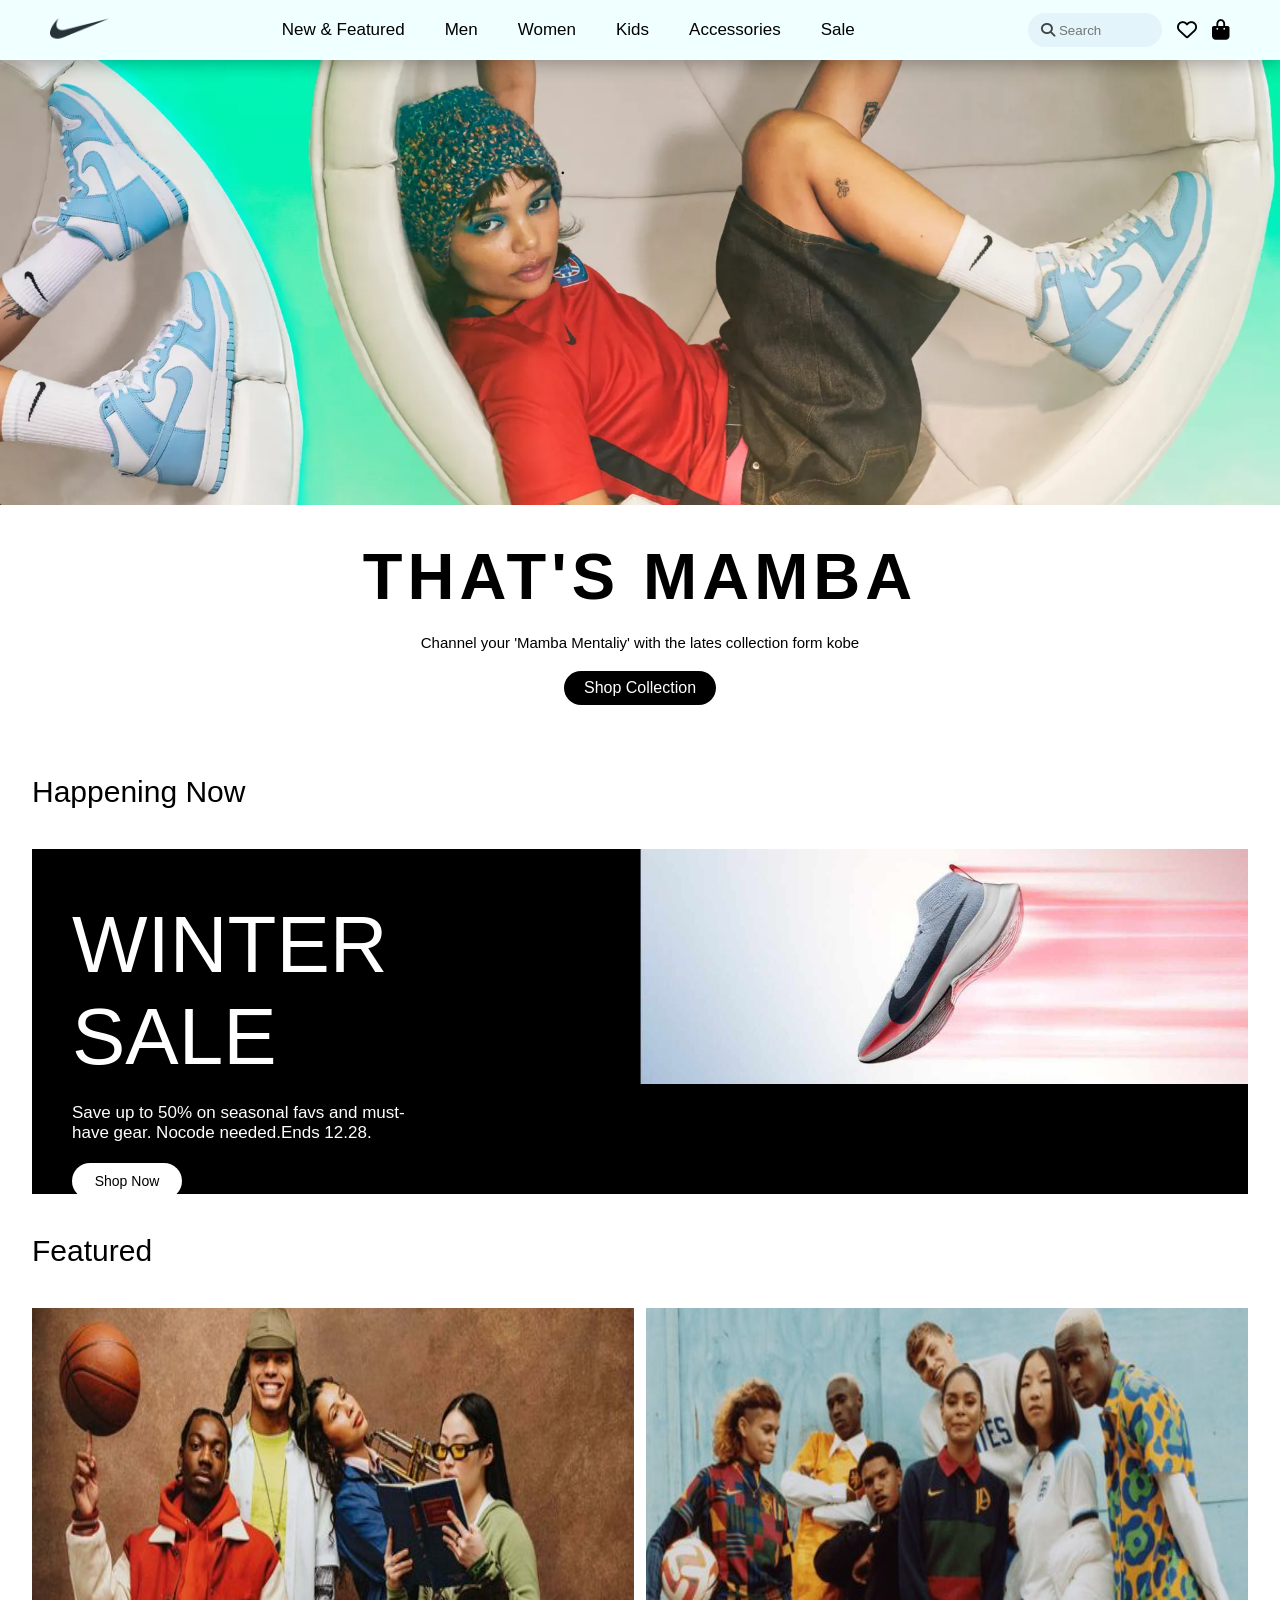
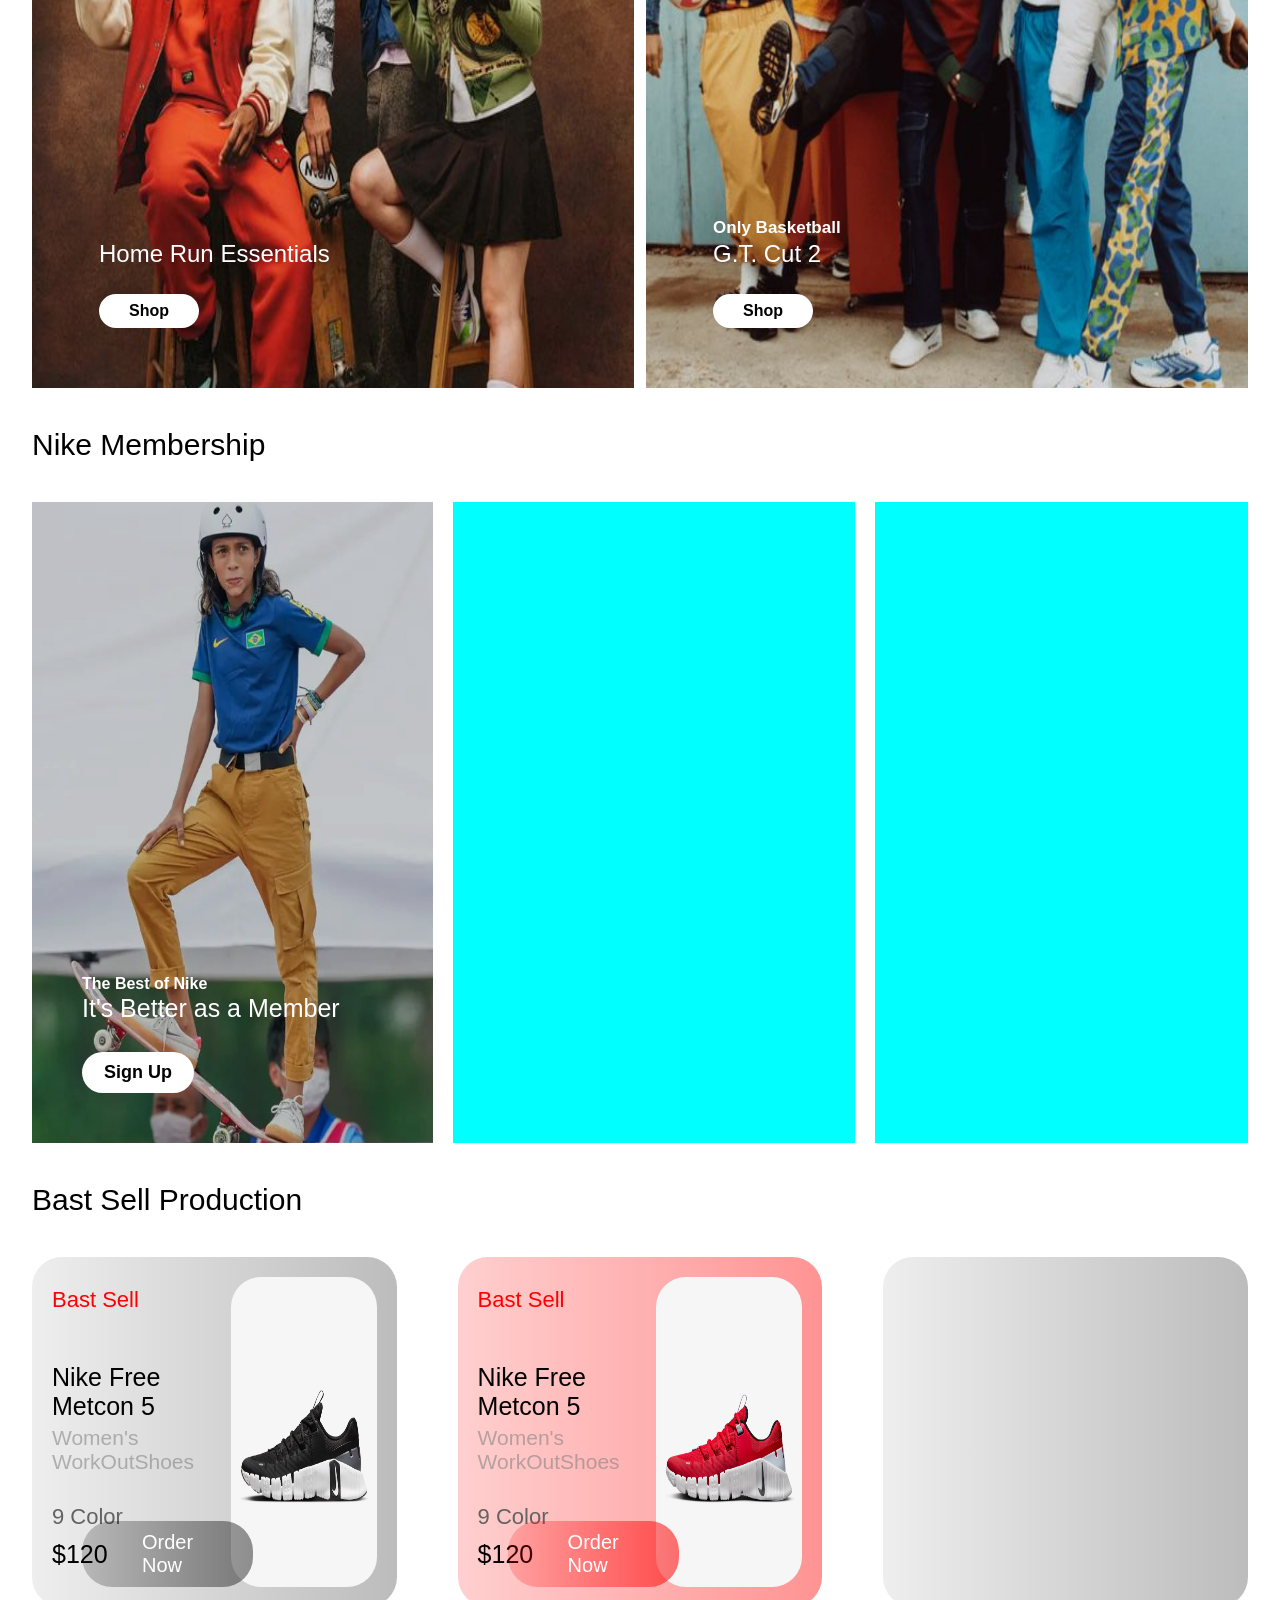
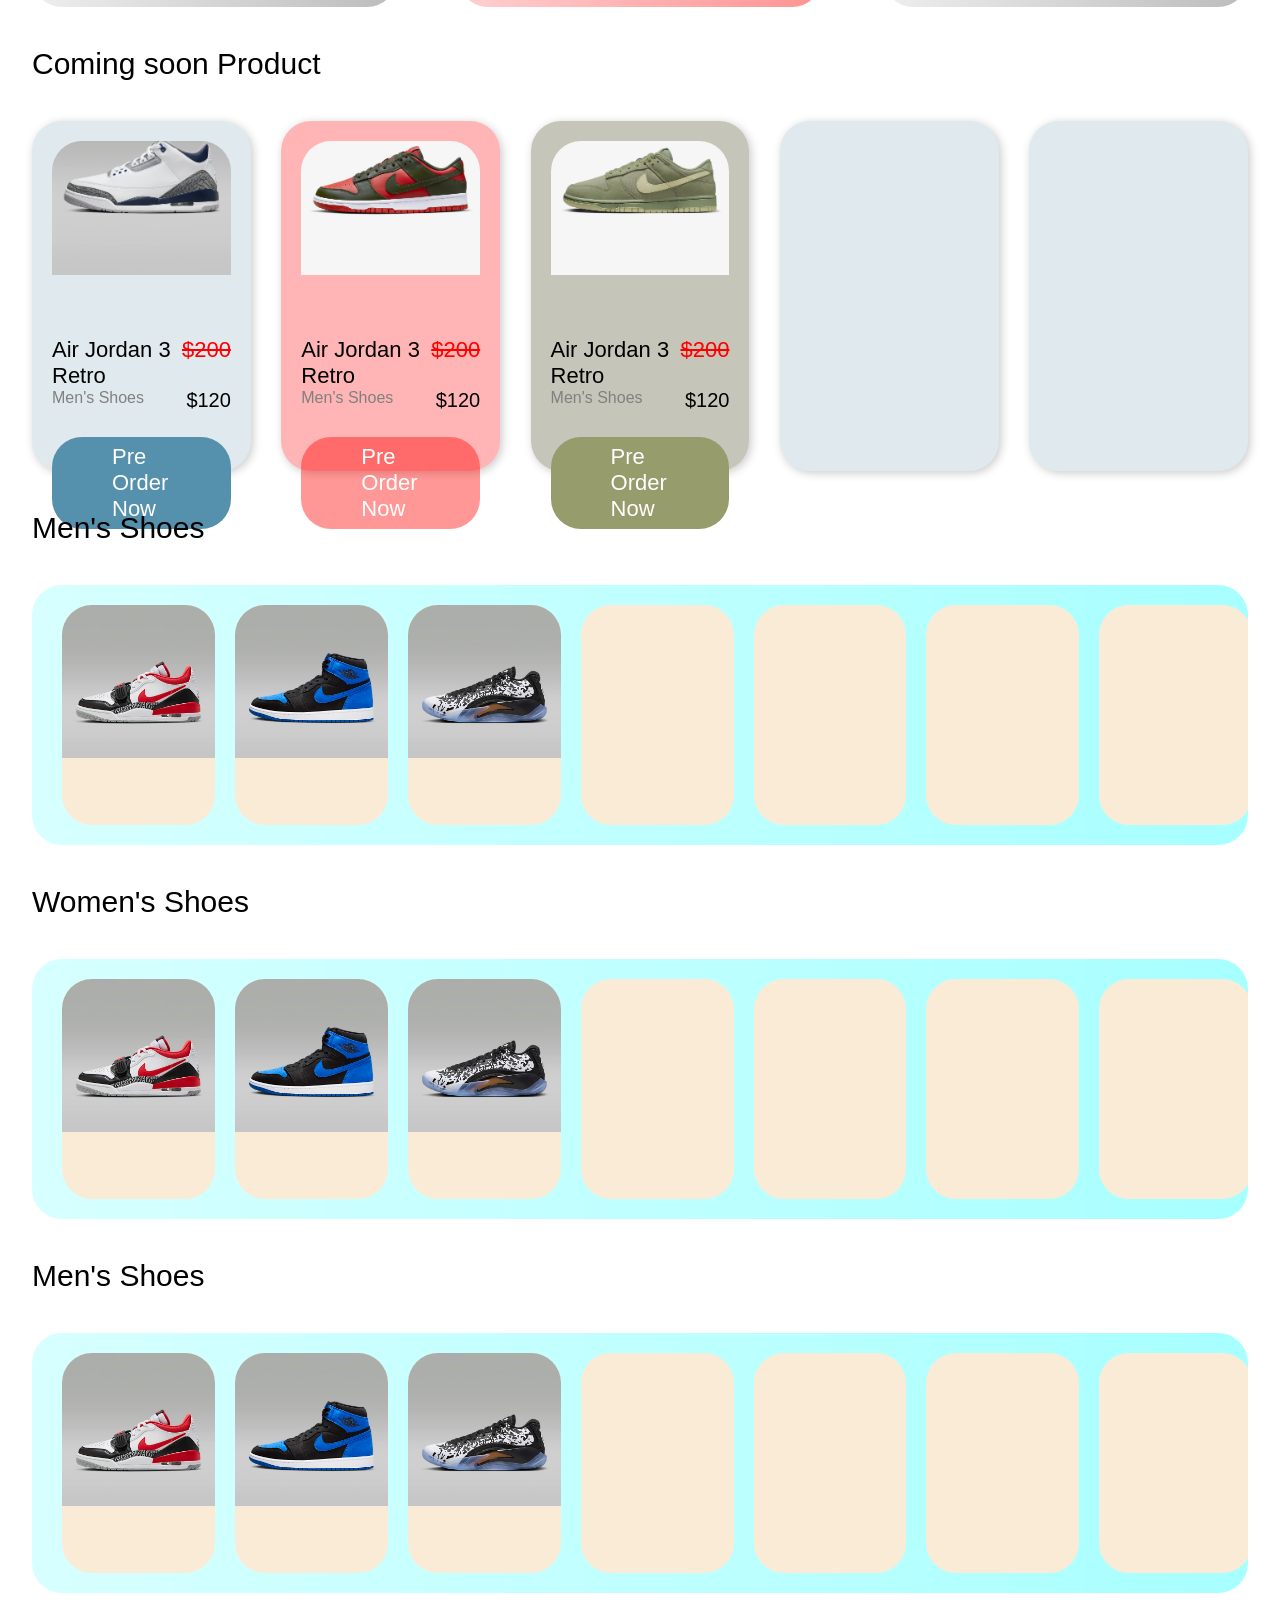
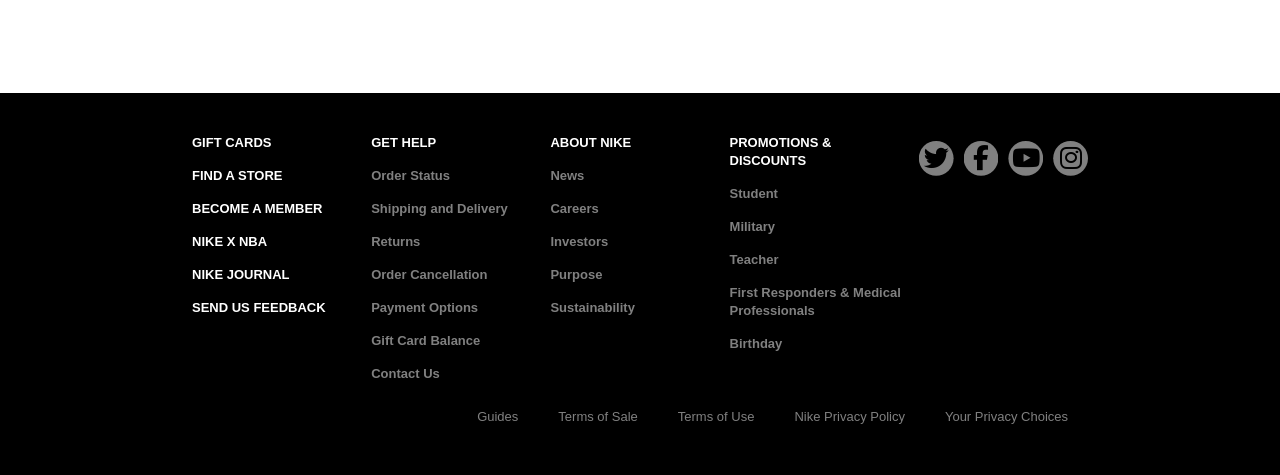
<file: index.html>
<!DOCTYPE html>
<html lang="en">
<head>
    <meta charset="UTF-8">
    <meta name="viewport" content="width=device-width, initial-scale=1.0">
    <title>Document</title>
    <link rel="stylesheet" href="css/project.css">
    <link rel="stylesheet" href="https://cdnjs.cloudflare.com/ajax/libs/font-awesome/6.5.1/css/all.min.css" integrity="sha512-DTOQO9RWCH3ppGqcWaEA1BIZOC6xxalwEsw9c2QQeAIftl+Vegovlnee1c9QX4TctnWMn13TZye+giMm8e2LwA==" crossorigin="anonymous" referrerpolicy="no-referrer" />
</head>
<body>
    <div class="box_menu">
        <div class="logo">
            <img src="image/nike (2).png" alt="">
        </div>
        <div class="menu">
            <ul>
                <li><a href="">New & Featured</a></li>
                <li><a href="#men">Men</a></li>
                <li><a href="#women">Women</a></li>
                <li><a href="">Kids</a></li>
                <li><a href="">Accessories</a></li>
                <li><a href="">Sale</a></li>
            </ul>
        </div>
        <div class="search">
            <div class="box_search">
                <i class="fa-solid fa-magnifying-glass"></i>
                <input type="text" placeholder="Search">
            </div>
            <i class="fa-regular fa-heart"></i>
            <i class="fa-solid fa-bag-shopping"></i>
        </div>
    </div>
    <!-- poster -->
    <img src="image/poster.png" alt="" width="100%">
    
    <div class="some_word">
        <a href="">
            <h1>THAT'S MAMBA</h1>
            <p>Channel your 'Mamba Mentaliy' with the lates collection form kobe</p>
            <div class="button">Shop Collection</div>
        </a>
    </div>
    
    <!-- happening now -->
    <div class="title container">
        Happening Now
    </div>
    <a href="" class="happning">
    <div class="box_happning container">
        <div class="info">
            <p>
                WINTER SALE
            </p>
            <p>
                Save up to 50% on seasonal favs and must-have gear. Nocode needed.Ends 12.28.
            </p>
            <div class="shop_now">
                Shop Now
            </div>
        </div>
        <div class="image">
            <img src="image/nike photo.jpg" alt="">
        </div>
    </div>
</a>

    <!-- Featured -->
    <div class="title container">
        Featured
    </div>
    <div class="box_featured container">
        <div class="featured">
            <img src="image/feat1.jpg" alt="">
            <p>
                Home Run Essentials
            </p>
            <a href="">Shop</a>
        </div>
        <div class="featured">
            <img src="image/feat2.jpg" alt="">
            <p>
                Only Basketball
            </p>
            <p>
                G.T. Cut 2
            </p>
            <a href="">Shop</a>
        </div>
    </div>

    <!-- Nike Membership -->
    <div class="title container">
        Nike Membership
    </div>

    <div class="nike_member container">
        <div class="member">
            <img src="image/I'm Obsessed With The Skateboarders Having The Coolest Outfits At The Olympics.jpg" alt="">
            <div class="cover"></div>
            <p>
                The Best of Nike
            </p>
            <p>
                It's Better as a Member
            </p>
            <a href="">
                Sign Up
            </a>
        </div>
        <div class="member"></div>
        <div class="member"></div>
        <div class="member"></div>
        <div class="member"></div>
        <div class="member"></div>
    </div>

    <!-- bast sell -->
    <div class="title container">
        Bast Sell Production
    </div>
    <div class="bast_product container">
        <div class="b_product">
            <div class="b_info">
                <p>
                    Bast Sell
                </p>
                <p>
                    Nike Free Metcon 5
                </p>
                <p>
                    Women's WorkOutShoes
                </p>
                <p>
                    9 Color
                </p>
                <p>
                    $120
                </p>
                <div class="order">
                    <a href="order.html">
                        Order Now
                    </a>
                </div>
            </div>
            <div class="b_image">
                <img src="image/base2.webp" alt="">
            </div>
        </div>
        <div class="b_product bg_r">
            <div class="b_info">
                <p>
                    Bast Sell
                </p>
                <p>
                    Nike Free Metcon 5
                </p>
                <p>
                    Women's WorkOutShoes
                </p>
                <p>
                    9 Color
                </p>
                <p>
                    $120
                </p>
                <div class="order">
                    <a href="" class="bg_r_a">
                        Order Now
                    </a>
                </div>
            </div>
            <div class="b_image">
                <img src="image/base1.webp" alt="">
            </div>
        </div>
        <div class="b_product"></div>
    </div>


    <div class="title container">
        Coming soon Product
    </div>
    <div class="box_coming container">
        <div class="coming_pd">
            <div class="coming_image">
                <img src="image/comming1.webp" alt="">
            </div>
            <div class="coming_title">
                <p>
                    Air Jordan 3 Retro
                </p>
                <del>
                    $200
                </del>
            </div>
            <div class="coming_sub_title">
                <p>
                    Men's Shoes
                </p>
                <p>
                    $120
                </p>
            </div>
            <div class="pre_order">
                <a href="">Pre Order Now</a>
            </div>
        </div>
        <div class="coming_pd cs_r">
            <div class="coming_image">
                <img src="image/cs1.webp" alt="">
            </div>
            <div class="coming_title">
                <p>
                    Air Jordan 3 Retro
                </p>
                <del>
                    $200
                </del>
            </div>
            <div class="coming_sub_title">
                <p>
                    Men's Shoes
                </p>
                <p>
                    $120
                </p>
            </div>
            <div class="pre_order">
                <a href="">Pre Order Now</a>
            </div>
        </div>
        <div class="coming_pd">
            <div class="coming_image">
                <img src="image/cs2.webp" alt="">
            </div>
            <div class="coming_title">
                <p>
                    Air Jordan 3 Retro
                </p>
                <del>
                    $200
                </del>
            </div>
            <div class="coming_sub_title">
                <p>
                    Men's Shoes
                </p>
                <p>
                    $120
                </p>
            </div>
            <div class="pre_order">
                <a href="">Pre Order Now</a>
            </div>
        </div>
        <div class="coming_pd"></div>
        <div class="coming_pd"></div>
    </div>



    <div class="title container" id="men">
        Men's Shoes 
    </div>
    <div class="box_shoes container">
        <div class="shoes">
            <img src="image/man1.webp" alt="">
            <p>
                Air Jordan Legacy 312 Low
            </p>
            <p>
                $145
            </p>
            <a href="">
                Order
            </a>
        </div>
        <div class="shoes">
            <img src="image/man2.webp" alt="">
            <p>
                Air Jordan Legacy 312 Low
            </p>
            <p>
                $145
            </p>
            <a href="">
                Order
            </a>
        </div>
        <div class="shoes">
            <img src="image/man3.webp" alt="">
            <p>
                Air Jordan Legacy 312 Low
            </p>
            <p>
                $145
            </p>
            <a href="">
                Order
            </a>
        </div>
        <div class="shoes"></div>
        <div class="shoes"></div>
        <div class="shoes"></div>
        <div class="shoes"></div>
        <div class="shoes"></div>
        <div class="shoes"></div>
        <div class="shoes"></div>
        <div class="shoes"></div>
        <div class="shoes"></div>
    </div>
    <div class="title container" id="women">
        Women's Shoes 
    </div>
    <div class="box_shoes container">
        <div class="shoes">
            <img src="image/man1.webp" alt="">
            <p>
                Air Jordan Legacy 312 Low
            </p>
            <p>
                $145
            </p>
            <a href="">
                Order
            </a>
        </div>
        <div class="shoes">
            <img src="image/man2.webp" alt="">
            <p>
                Air Jordan Legacy 312 Low
            </p>
            <p>
                $145
            </p>
            <a href="">
                Order
            </a>
        </div>
        <div class="shoes">
            <img src="image/man3.webp" alt="">
            <p>
                Air Jordan Legacy 312 Low
            </p>
            <p>
                $145
            </p>
            <a href="">
                Order
            </a>
        </div>
        <div class="shoes"></div>
        <div class="shoes"></div>
        <div class="shoes"></div>
        <div class="shoes"></div>
        <div class="shoes"></div>
        <div class="shoes"></div>
        <div class="shoes"></div>
        <div class="shoes"></div>
        <div class="shoes"></div>
    </div>
    <div class="title container">
        Men's Shoes 
    </div>
    <div class="box_shoes container">
        <div class="shoes">
            <img src="image/man1.webp" alt="">
            <p>
                Air Jordan Legacy 312 Low
            </p>
            <p>
                $145
            </p>
            <a href="">
                Order
            </a>
        </div>
        <div class="shoes">
            <img src="image/man2.webp" alt="">
            <p>
                Air Jordan Legacy 312 Low
            </p>
            <p>
                $145
            </p>
            <a href="">
                Order
            </a>
        </div>
        <div class="shoes">
            <img src="image/man3.webp" alt="">
            <p>
                Air Jordan Legacy 312 Low
            </p>
            <p>
                $145
            </p>
            <a href="">
                Order
            </a>
        </div>
        <div class="shoes"></div>
        <div class="shoes"></div>
        <div class="shoes"></div>
        <div class="shoes"></div>
        <div class="shoes"></div>
        <div class="shoes"></div>
        <div class="shoes"></div>
        <div class="shoes"></div>
        <div class="shoes"></div>
    </div>

    <div class="footer">
        <div class="main_footer">
            <div class="info_footer">
                <div class="contact_footer">
                    <ul>
                        <li><a href="">GIFT CARDS</a></li>
                        <li><a href="">FIND A STORE</a></li>
                        <li><a href="">BECOME A MEMBER</a></li>
                        <li><a href="">NIKE X NBA</a></li>
                        <li><a href="">NIKE JOURNAL</a></li>
                        <li><a href="">SEND US FEEDBACK</a></li>
                    </ul>   
                </div>
                <div class="contact_footer">
                    <ul>
                        <li><a href="">GET HELP</a></li>
                        <li><a href="">Order Status</a></li>
                        <li><a href="">Shipping and Delivery</a></li>
                        <li><a href="">Returns</a></li>
                        <li><a href="">Order Cancellation</a></li>
                        <li><a href="">Payment Options</a></li>
                        <li><a href="">Gift Card Balance</a></li>
                        <li><a href="">Contact Us</a></li>
                    </ul>
                </div>
                <div class="contact_footer">
                    <ul>
                        <li><a href="">ABOUT NIKE</a></li>
                        <li><a href="">News</a></li>
                        <li><a href="">Careers</a></li>
                        <li><a href="">Investors</a></li>
                        <li><a href="">Purpose</a></li>
                        <li><a href="">Sustainability</a></li>
                    </ul>

                </div>
                <div class="contact_footer">
                    <ul>
                        <li><a href="">PROMOTIONS & DISCOUNTS</a></li>
                        <li><a href="">Student</a></li>
                        <li><a href="">Military</a></li>
                        <li><a href="">Teacher</a></li>
                        <li><a href="">First Responders & Medical Professionals</a></li>
                        <li><a href="">Birthday</a></li>
                    </ul>
                </div>
            </div>
            <div class="icon_footer">
                <div class="icon"><i class="fa-brands fa-twitter"></i></div>
                <div class="icon"><i class="fa-brands fa-facebook-f"></i></div>
                <div class="icon"><i class="fa-brands fa-youtube"></i></div>
                <div class="icon"><i class="fa-brands fa-instagram"></i></div>
            </div>
        </div>
        <div class="sub_footer">
            <ul>
                <li><a href="">Guides</a></li>
                <li><a href="">Terms of Sale</a></li>
                <li><a href="">Terms of Use</a></li>
                <li><a href="">Nike Privacy Policy</a></li>
                <li><a href="">Your Privacy Choices</a></li>
            </ul>
        </div>
    </div>




</body>
</html>
</file>
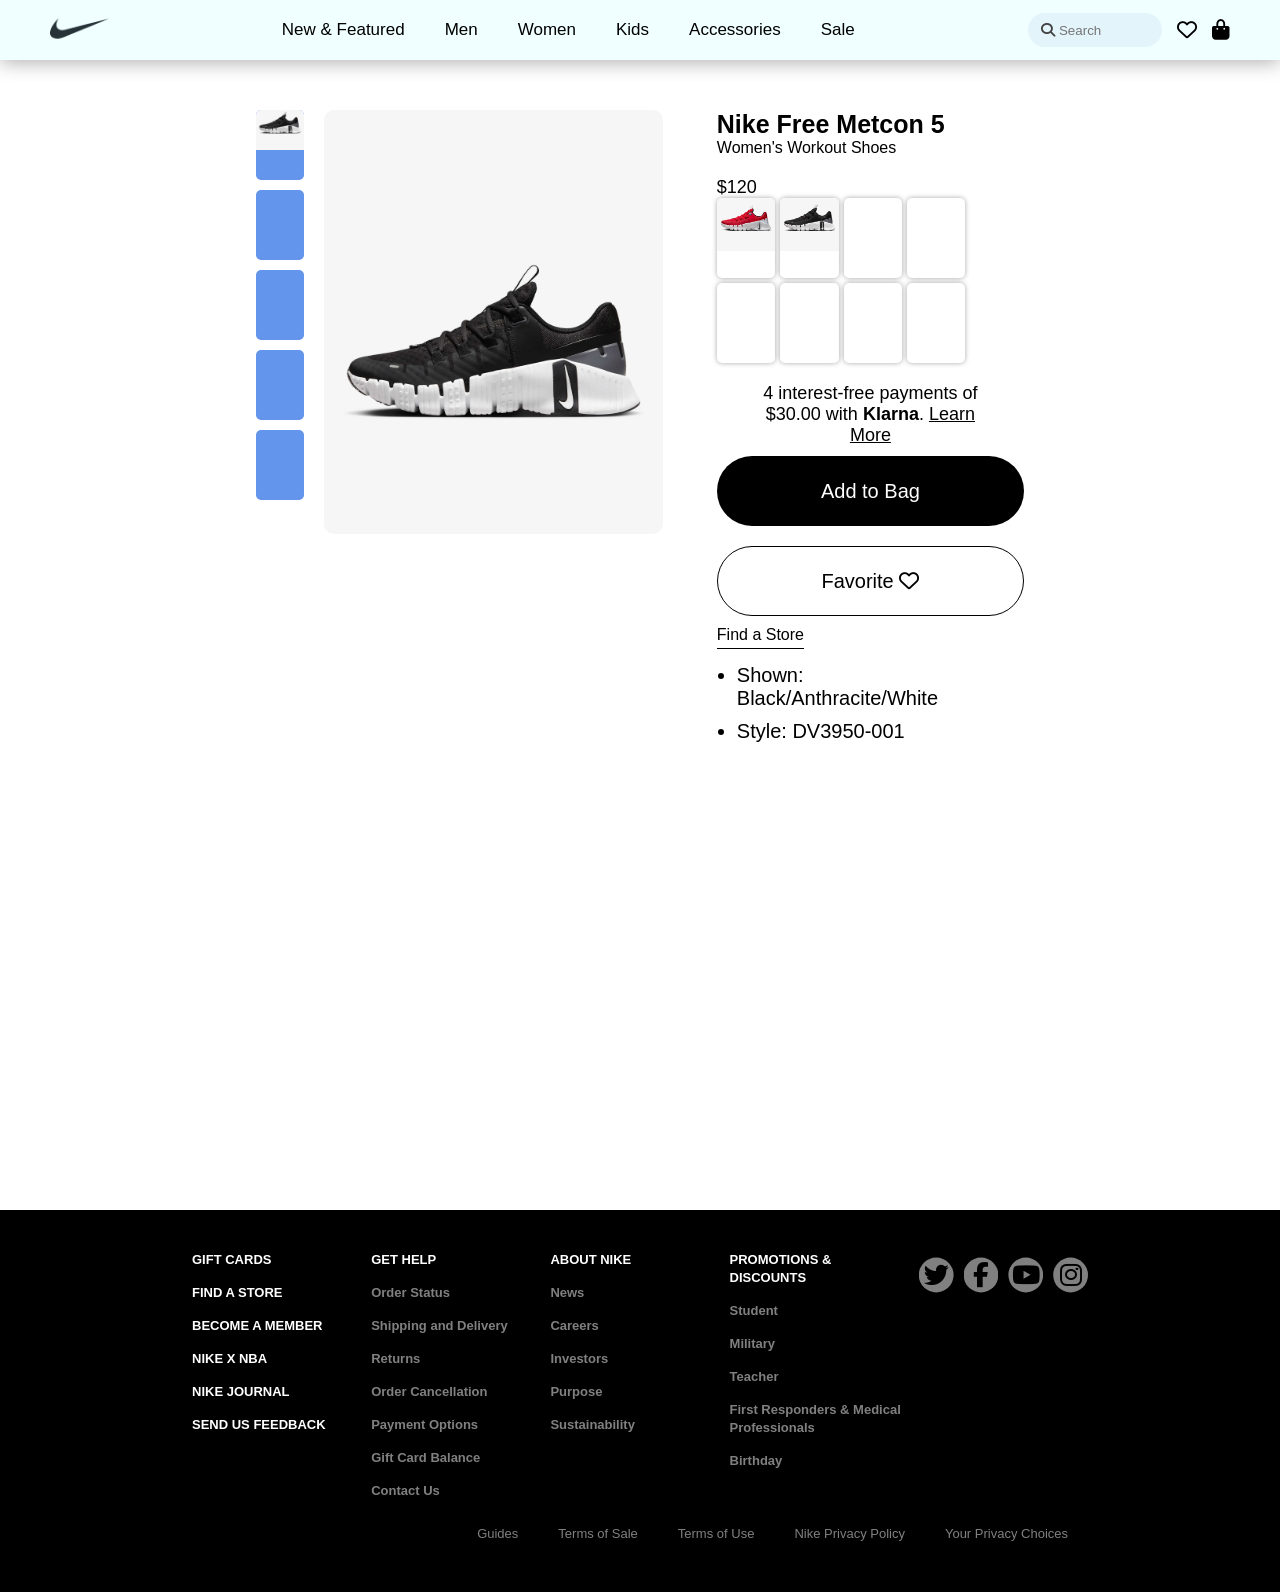
<file: order.html>
<!DOCTYPE html>
<html lang="en">
<head>
    <meta charset="UTF-8">
    <meta name="viewport" content="width=device-width, initial-scale=1.0">
    <title>Document</title>
    <link rel="stylesheet" href="css/project.css">
    <link rel="stylesheet" href="https://cdnjs.cloudflare.com/ajax/libs/font-awesome/6.5.1/css/all.min.css" integrity="sha512-DTOQO9RWCH3ppGqcWaEA1BIZOC6xxalwEsw9c2QQeAIftl+Vegovlnee1c9QX4TctnWMn13TZye+giMm8e2LwA==" crossorigin="anonymous" referrerpolicy="no-referrer" />
    <link rel="stylesheet" href="css/order.css">
</head>
<body>
    <div class="box_menu">
        <div class="logo">
            <img src="image/nike (2).png" alt="">
        </div>
        <div class="menu">
            <ul>
                <li><a href="">New & Featured</a></li>
                <li><a href="#men">Men</a></li>
                <li><a href="#women">Women</a></li>
                <li><a href="">Kids</a></li>
                <li><a href="">Accessories</a></li>
                <li><a href="">Sale</a></li>
            </ul>
        </div>
        <div class="search">
            <div class="box_search">
                <i class="fa-solid fa-magnifying-glass"></i>
                <input type="text" placeholder="Search">
            </div>
            <i class="fa-regular fa-heart"></i>
            <i class="fa-solid fa-bag-shopping"></i>
        </div>
    </div>

    <div class="box_order">
        <div class="order_img">
            <div class="size_img">
                <div class="little_img">
                    <img src="image/base2.webp" alt="">
                </div>
                <div class="little_img"></div>
                <div class="little_img"></div>
                <div class="little_img"></div>
                <div class="little_img"></div>
            </div>
            <div class="big_img">
                <img src="image/base2.webp" alt="">
            </div>
        </div>
        <div class="order_info">
            <p>
                Nike Free Metcon 5
            </p>
            <p>
                Women's Workout Shoes
            </p>
            <p>
                $120
            </p>
            <div class="order_color">
                <div class="shoes_color">
                    <img src="image/base1.webp" alt="">
                </div>
                <div class="shoes_color">
                    <img src="image/base2.webp" alt="">
                </div>
                <div class="shoes_color"></div>
                <div class="shoes_color"></div>
                <div class="shoes_color"></div>
                <div class="shoes_color"></div>
                <div class="shoes_color"></div>
                <div class="shoes_color"></div>
            </div>
            <p>
                4 interest-free payments of $30.00 with <b>Klarna</b>. <a href="">Learn More</a>
            </p>
            <button>Add to Bag</button>
            <button class="fav">Favorite <i class="fa-regular fa-heart"></i></button>
            <a href="" class="fine_store">
                Find a Store
            </a>
            <ul>
                <li><a href="">Shown: Black/Anthracite/White</a></li>
                <li><a href="">Style: DV3950-001</a></li>
            </ul>
        </div>
    </div>


































    <div class="footer">
        <div class="main_footer">
            <div class="info_footer">
                <div class="contact_footer">
                    <ul>
                        <li><a href="">GIFT CARDS</a></li>
                        <li><a href="">FIND A STORE</a></li>
                        <li><a href="">BECOME A MEMBER</a></li>
                        <li><a href="">NIKE X NBA</a></li>
                        <li><a href="">NIKE JOURNAL</a></li>
                        <li><a href="">SEND US FEEDBACK</a></li>
                    </ul>   
                </div>
                <div class="contact_footer">
                    <ul>
                        <li><a href="">GET HELP</a></li>
                        <li><a href="">Order Status</a></li>
                        <li><a href="">Shipping and Delivery</a></li>
                        <li><a href="">Returns</a></li>
                        <li><a href="">Order Cancellation</a></li>
                        <li><a href="">Payment Options</a></li>
                        <li><a href="">Gift Card Balance</a></li>
                        <li><a href="">Contact Us</a></li>
                    </ul>
                </div>
                <div class="contact_footer">
                    <ul>
                        <li><a href="">ABOUT NIKE</a></li>
                        <li><a href="">News</a></li>
                        <li><a href="">Careers</a></li>
                        <li><a href="">Investors</a></li>
                        <li><a href="">Purpose</a></li>
                        <li><a href="">Sustainability</a></li>
                    </ul>

                </div>
                <div class="contact_footer">
                    <ul>
                        <li><a href="">PROMOTIONS & DISCOUNTS</a></li>
                        <li><a href="">Student</a></li>
                        <li><a href="">Military</a></li>
                        <li><a href="">Teacher</a></li>
                        <li><a href="">First Responders & Medical Professionals</a></li>
                        <li><a href="">Birthday</a></li>
                    </ul>
                </div>
            </div>
            <div class="icon_footer">
                <div class="icon"><i class="fa-brands fa-twitter"></i></div>
                <div class="icon"><i class="fa-brands fa-facebook-f"></i></div>
                <div class="icon"><i class="fa-brands fa-youtube"></i></div>
                <div class="icon"><i class="fa-brands fa-instagram"></i></div>
            </div>
        </div>
        <div class="sub_footer">
            <ul>
                <li><a href="">Guides</a></li>
                <li><a href="">Terms of Sale</a></li>
                <li><a href="">Terms of Use</a></li>
                <li><a href="">Nike Privacy Policy</a></li>
                <li><a href="">Your Privacy Choices</a></li>
            </ul>
        </div>
    </div>
</body>
</html>
</file>
<file: css/project.css>
*{
    margin: 0px;
    padding: 0px;
    box-sizing: border-box;
}
html{
    scroll-behavior: smooth;
    scroll-padding-top: 70px;
}
body{
    font-family: "Nike Futura ND", "Helvetica Now Text Medium", Helvetica, Arial, sans-serif;
}
.container{
    width: 95%;
    margin: 0px auto;
}
.box_menu{
    width: 100%;
    height: 60px;
    background-color: azure;
    display: flex;
    justify-content: space-between;
    align-items: center;
    padding: 0px 50px;
    box-shadow: 0px 2px 20px rgba(0, 0, 0, 0.332);
    position: sticky;
    top: 0;
    z-index: 999;
}
.logo img{
    width: 59px;
}
.menu ul{
    list-style: none;
    display: flex;
}
.menu a{
    font-family: Verdana, Geneva, Tahoma, sans-serif;
    color: black;
    padding: 18px 20px;
    font-size: 17px;
    text-decoration: none;
}
.menu a:hover{
    border-bottom: 2px solid black;
}
.search{
    display: flex;
    align-items: center;
}
.box_search{
    background-color: rgba(209, 229, 246, 0.44);
    padding: 8px 13px;
    border-radius: 30px;
}
.box_search input{
    width: 90px;
    border: none;
    background: none;
    outline: none;
}
.search i{
    font-size: 20px;
    margin-left: 15px;
}
.box_search i{
    color: rgb(66, 66, 66);
    font-size: 14px;
    margin: 0px;
}
.box_search:hover{
    background-color: rgba(128, 128, 128, 0.374);
}
.some_word{
    display: flex;
    justify-content: center;
}
.some_word a{
    display: flex;
    flex-direction: column;
    align-items: center;
    text-decoration: none;
    padding: 30px 20%;
}
.some_word h1{  
    font-family: Impact, Haettenschweiler, 'Arial Narrow Bold', sans-serif;
    font-size: 65px;
    letter-spacing: 5px;
    color: black;
}
.some_word p{
    margin: 20px 0px;
    font-family: Verdana, Geneva, Tahoma, sans-serif;
    color: black;
    font-size: 15px;
}
.button{
    padding: 8px 20px;
    background-color: black;
    border-radius: 30px;
    color: white;
    font-family: Verdana, Geneva, Tahoma, sans-serif;
}
.title{
    font-family: Arial, Helvetica, sans-serif;
    font-size: 30px;
    margin: 40px auto;
}
.happning{
    text-decoration: none;
}
.box_happning{
    background-color: black;
    display: flex;
    
}
.info,.image{
    width: 50%;
    height: 345px;
    overflow: hidden;
}
.image img{
    width: 101%;
}
.info{
    color: white;
    padding: 50px 40px;
}
.info p:nth-child(1){
    font-family: Impact, Haettenschweiler, 'Arial Narrow Bold', sans-serif;
    font-size: 80px;
}
.info p:nth-child(2){
    font-family: Verdana, Geneva, Tahoma, sans-serif;
    font-size: 17px;
    width: 64%;
    margin: 20px 0px;
}
.shop_now{
    font-family: 'Lucida Sans', 'Lucida Sans Regular', 'Lucida Grande', 'Lucida Sans Unicode', Geneva, Verdana, sans-serif;
    color: black;
    background-color: white;
    width: 110px;
    text-align: center;
    padding: 10px 0px;
    border-radius: 30px;
    font-size: 14px;
}


/* Featured */
.box_featured{
    display: flex;
    justify-content: space-between;
}
.featured{
    width: 49.5%;
    height: 680px;
    background-color: aqua;
    overflow: hidden;
    position: relative;
}
.featured p{
    position: absolute;
    bottom: 120px;
    left: 67px;
    color: white;
    font-size: 24px;
}
.featured a{
    position: absolute;
    bottom: 60px;
    left: 67px;
    background-color: white;
    padding: 8px 30px;
    color: black;
    text-decoration: none;
    border-radius: 50px;
    font-weight: 600;
}
.featured img{
    object-position: 0px -150px;
    height: 155%;
    width: 100%;
    transition: all 0.5s;
}
.featured:nth-child(2) img{
    object-position: 0px -220px;    
}
.featured:nth-child(2) p:nth-child(2){
    bottom: 150px;
    left: 67px; 
    font-size: 17px;
    font-weight: 600;
}
.featured:hover img{
    scale: 1.05;
}

/* <!-- Nike Membership --> */
.nike_member{
    display: flex;
    overflow: auto;
}
.member{
    min-width: 33%;
    max-width: 33%;
    height: 641px;
    background-color: aqua;
    margin-right: 20px;
    position: relative;
    overflow: hidden;
}
.member p,.member a{
    position: absolute;
    left: 50px;
}
.member p:nth-child(3){
    color: white;
    bottom: 150px;
    font-weight: 600;
}
.member p:nth-child(4){
    color: white;
    bottom: 120px;
    font-size: 25px;   
}
.member a{
    bottom: 50px;
    color: black;
    background-color: white;
    font-size: 18px;
    font-weight: 600;
    padding: 10px 22px;
    border-radius: 30px;
    text-decoration: none;
}
.member img{
    width: 100%;
    object-position: 0px -30px;
    height: 110%;
}
.cover{
    width: 100%;
    height: 100%;
    background-color: rgba(0, 0, 0, 0.202);
    position: absolute;
    top: 0;
}



.bast_product{
    display: flex;
    justify-content: space-between;
}
.b_product{
    width: 30%;
    height: 350px;
    background-image: linear-gradient(to right ,rgba(0, 0, 0, 0.068),rgba(0, 0, 0, 0.262));
    border-radius: 30px;
    padding: 20px;
    display: flex;
}
.b_info{
    width: 55%;
    height: 100%;
    border-radius: 30px;
    position: relative;
}
.b_image{
    width: 45%;
    height: 100%;
    background-color: blue;
    border-radius: 30px;
    overflow: hidden;
}
.b_image img{
    width: 100%;
    height: 100%;
    transition: all 0.5s;
}
.b_info p:nth-child(1){
    color: red;
    font-size: 22px;
    margin-top: 10px;
}
.b_info p:nth-child(2){
    font-size: 25px;
    margin-top: 50px;
}
.b_info p:nth-child(3){
    font-size: 21px;
    color: rgba(128, 128, 128, 0.565);
    margin-top: 5px;
}
.b_info p:nth-child(4){
    font-size: 22px;
    color: rgb(99, 99, 99);
    margin-top: 30px;
}
.b_info p:nth-child(5){
    font-size: 25px;
    color: black;
    margin-top: 10px;
}
/* .order{
    display: flex;
    justify-content:center;
    align-items: center;
    width: 240px;
    height: 50px;
    background-color: antiquewhite;
    margin: 20px auto;
    border-radius: 30px;
} */
/* .order a{
    color: white;
    text-decoration: none;
    font-size: 23px;
} */
.b_info a{
    position: absolute;
    color: white;
    text-decoration: none;
    font-size: 20px;
    padding: 10px 60px;
    background-image: linear-gradient(to right ,rgba(0, 0, 0, 0.205),rgba(0, 0, 0, 0.422));
    border-radius: 30px;
    bottom: 0px;
    left: 30px;
    transition: all 0.5s;
}
.b_product:hover img{
    transform: scale(1.1);
}
.b_product a:hover{
    background-color: rgba(0, 0, 0, 0.681);
}
.bg_r{
    background-image: linear-gradient(to right ,rgba(255, 0, 0, 0.19),rgba(255, 0, 0, 0.424));
}
.bg_r a{
    background-image: linear-gradient(to right ,rgba(255, 0, 0, 0.19),rgba(255, 0, 0, 0.557));
}
.bg_r a:hover{
    background-color: rgba(255, 0, 0, 0.768);
}
.box_coming{
    display: flex;
    justify-content: space-between;
}
.coming_pd{
    width: 18%;
    height: 350px;
    background-color: rgb(224, 234, 238);
    border-radius: 30px;
    padding: 20px;
    transition: all 0.5s;
    box-shadow: 2px 2px 10px rgba(0, 0, 0, 0.212);
}
.coming_image{
    width: 100%;
    height: 60%;
    overflow: hidden;
    border-radius: 30px;
}
.coming_image img{
    width: 100%;
    object-position: 0px -90px;
}
.coming_title{
    display: flex;
    justify-content: space-between;
    margin-top: 10px;
    font-size: 22px;
}
.coming_sub_title{
    display: flex;
    justify-content: space-between;
    color: gray;
}
.coming_sub_title p:nth-child(2){
    color: black;
    font-size: 20px;
}
.pre_order{
    width: 100%;
    display: flex;
    justify-content: center;
    margin-top: 25px;
}
.pre_order a{
    background-color: rgb(85,144,173);
    font-size: 22px;
    color: white;
    text-decoration: none;
    padding: 7px 60px;
    border-radius: 30px;
    transition: all 0.5s;
}
.coming_title del{
    color: red;
}
.coming_pd:hover{
    transform: translateY(-15px) scale(1.08);
    box-shadow: 3px 3px 15px rgba(0, 0, 0, 0.547);
}
.coming_pd a:hover{
    background-color: rgb(0, 116, 174);
}
.cs_r{
    background-color: rgba(255, 0, 0, 0.292);
}
.cs_r a{
    background-color: rgba(255, 0, 0, 0.407);
}
.cs_r a:hover{
    background-color: rgba(255, 0, 0, 0.671);
}

.coming_pd:nth-child(3){
    background-color: rgba(129, 132, 102, 0.457);
}
.coming_pd:nth-child(3) a{
    background-color: rgb(151, 156, 109);
}
.coming_pd:nth-child(3) a:hover{
    background-color: rgb(182, 189, 123);
}
.box_shoes{
    display: flex;
    background-image: linear-gradient(to right,rgba(0, 255, 255, 0.156),rgba(0, 255, 255, 0.345));
    padding: 20px;
    overflow: auto;
    border-radius: 30px;
}
.shoes{
    min-width: 13%;
    max-width: 13%;
    height: 220px;
    margin: 0px 10px;
    overflow: hidden;
    border-radius: 30px;
    background-color: antiquewhite;
    position: relative;
}
.shoes img{
    width: 100%;
    transition: all 0.5s;
}
.shoes p:nth-child(2){
    position: absolute;
    top: 17px;
    left: -200px;
    font-size: 25px;
    color: rgba(255, 255, 255, 0.728);
    width: 85%;
    transition: all 0.9s ease-in-out;
}
.shoes p:nth-child(3){
    position: absolute;
    top: 80px;
    left: -100px;
    font-size: 20px;
    background-color: rgba(255, 0, 0, 0.479);
    padding: 5px 20px;
    clip-path: polygon(100% 0%, 84% 48%, 100% 100%, 0 100%, 0% 50%, 0 0);
    color: white;
    transition: all 0.9s ease-in-out;
}
.shoes a{
    position: absolute;
    bottom: -40px;
    left: 20px;
    background-color: rgba(0, 0, 0, 0.701);
    color: white;
    font-size: 20px;
    padding: 6px 70px;
    border-radius: 30px;
    text-decoration: none;
    transition: all 0.9s ease-in-out;
}
.shoes:hover p:nth-child(2){
    left: 18px;
}
.shoes:hover p:nth-child(3){
    left: 0px;
}
.shoes:hover a{
    bottom: 5px;
}
.box_shoes:hover .shoes img{
    filter: blur(3px);
}
.box_shoes:hover .shoes:hover img{
    filter: blur(0px);
}
.footer{
    width: 100%;
    background-color: black;
    padding: 40px 0px;
    margin-top: 100px;
}
.main_footer{
    width: 70%;

    margin: 0px auto;
    display: flex;
}
.info_footer{
    width: 80%;
    display: flex;
}
.icon_footer{
    width: 20%;
    display: flex;
    justify-content: end;
}
.icon{
    width: 50px;
    height: 50px;
    background-color: gray;
    display: flex;
    justify-content: center;
    align-items: center;
    font-size: 25px;
    margin-left: 10px;
    /* border-radius: 50%; */
    clip-path: circle();
}
.contact_footer{
    width: 25%;
}
.contact_footer ul{
    list-style: none;
}
.contact_footer li{
    margin-bottom: 15px;
}
.contact_footer a{
    font-weight: 600;
    color: white;
    text-decoration: none;
    font-size: 13px;
}
.contact_footer:not(:nth-child(1)) li:not(:nth-child(1)) a{
    color: gray;
}
.contact_footer:not(:nth-child(1)) li:nth-child(1) a:hover{
    color: gray;
}
.contact_footer  li:hover a:hover{
    color: white;
}
.sub_footer{
    width: 70%;
    margin: 10px auto;
    display: flex;
    justify-content: end;
}
.sub_footer ul{
    display: flex;
}
.sub_footer li{
    margin: 0px 20px;
}
.sub_footer a{
    font-family: Verdana, Geneva, Tahoma, sans-serif;
    color: gray;
    text-decoration: none;
    font-size: 13px;
}
</file>
<file: css/order.css>
.box_order{
    width: 60%;
    /* background-color: aqua; */
    height: 1000px;
    margin: 50px auto;
    display: flex;
    justify-content: space-between;
}
.order_img{
    position: sticky;
    top: 70px;
    width: 53%;
    height: fit-content;
    /* background-color: blueviolet; */
    display: flex;
    justify-content: space-between;
}
.order_info{
    width: 40%;
    height: 100%;
}
.size_img{
    width: 12%;
    height: 100%;
    margin-right: 20px;
}
.little_img{
    width: 100%;
    height: 70px;
    background-color: cornflowerblue;
    margin-bottom: 10px;
    border-radius: 5px;
    overflow: hidden;
}

.little_img img{
    width: 100%;
    object-position: 0px -20px;
}
.big_img{
    width: 85%;
}
.big_img img{
    width: 100%;
    border-radius: 10px;
}
.order_info p:nth-child(1){
    font-size: 25px;
    font-weight: bolder;
}
.order_info p:nth-child(3){
    margin-top: 20px;
    font-size: 18px;
}
.order_color {
    width: 100%;
    /* background-color: rgb(210, 132, 30); */
    display: flex;
    flex-wrap: wrap;
    gap: 5px;
}
.shoes_color{
    width: 19%;
    height: 80px;
    /* background-color: blueviolet; */
    overflow: hidden;
    border-radius: 5px;
    box-shadow: 0px 0px 5px rgba(0, 0, 0, 0.351);
    
}
.shoes_color:hover {
    border: 1px solid black;
}
.shoes_color img{
    width: 100%;
    object-position: 0px -20px;
}
.order_info p:nth-child(5){
    margin: 0px auto;
    margin-top: 20px;
    text-align: center;
    font-size: 18px;
    width: 70%;
}
.order_info p:nth-child(5) a{
    color: black;
}
button{
    width: 100%;
    height: 70px;
    font-size: 20px;
    background: black;
    color: white;
    border: none;
    border-radius: 50px;
    margin: 10px 0px;
}
.fav{
    background-color: white;
    color: black;
    border: 1px solid black;
}
.fine_store{
    color: black;
    padding: 5px 0px;
    text-decoration: none;
    border-bottom: 1px solid black;
    margin-top: 20px;
}
.order_info ul{
    margin: 20px;
}
.order_info li{
    margin: 10px 0px;
    font-size: 20px;
}
.order_info li a{
    color: black;
    text-decoration: none;
    
}
</file>
